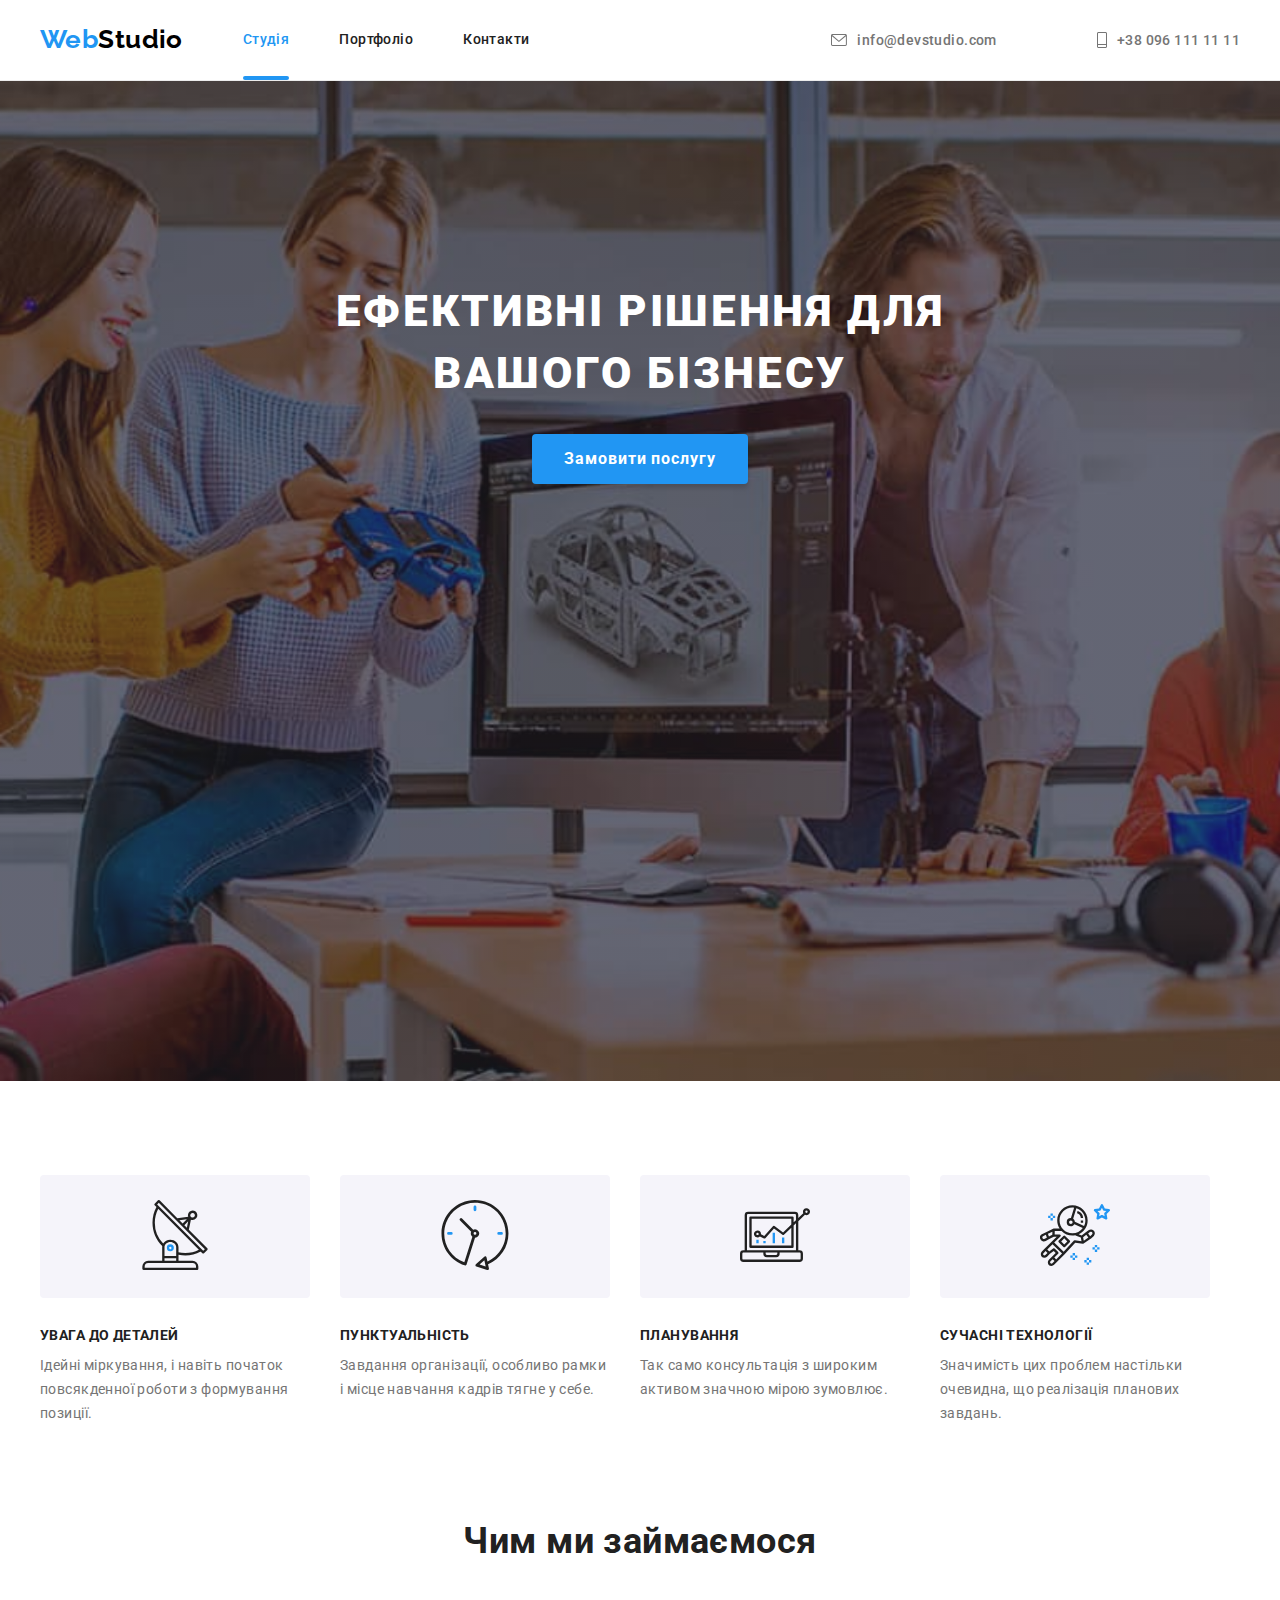
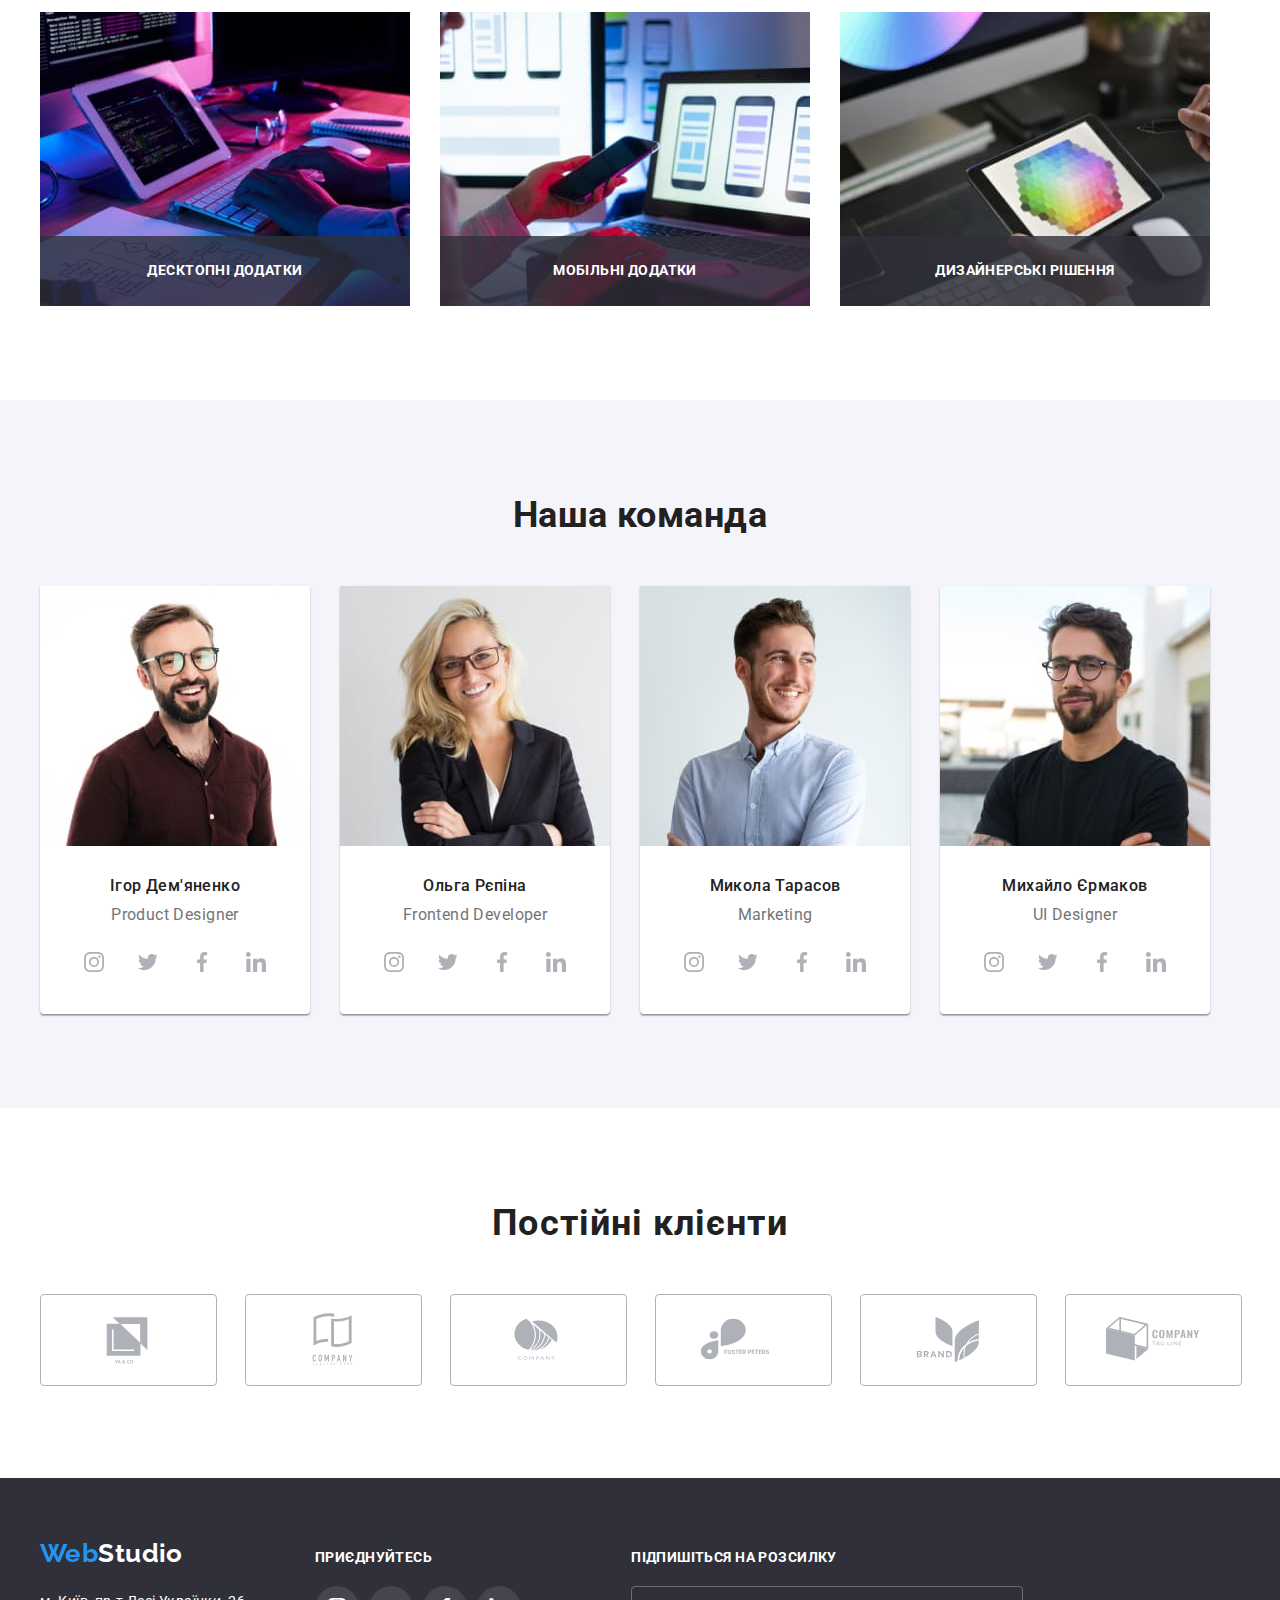
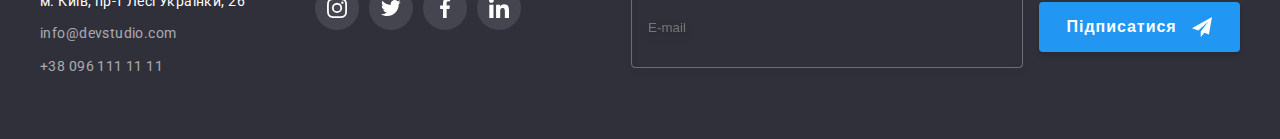
<file: index.html>
<!DOCTYPE html>
<html lang="uk">
  <head>
    <meta charset="UTF-8" />
    <meta http-equiv="X-UA-Compatible" content="IE=edge" />
    <meta name="viewport" content="width=device-width, initial-scale=1.0" />
    <title>WebStudio</title>
    <link rel="preconnect" href="https://fonts.googleapis.com" />
    <link rel="preconnect" href="https://fonts.gstatic.com" crossorigin />
    <link
      href="https://fonts.googleapis.com/css2?family=Raleway:wght@700&family=Roboto:wght@400;500;700;900&display=swap"
      rel="stylesheet"
    />
    <link
      rel="stylesheet"
      href="https://cdnjs.cloudflare.com/ajax/libs/modern-normalize/1.1.0/modern-normalize.min.css"
      integrity="sha512-wpPYUAdjBVSE4KJnH1VR1HeZfpl1ub8YT/NKx4PuQ5NmX2tKuGu6U/JRp5y+Y8XG2tV+wKQpNHVUX03MfMFn9Q=="
      crossorigin="anonymous"
      referrerpolicy="no-referrer"
    />
    <link rel="stylesheet" href="./css/styles.css" />
  </head>

  <body>
    <header class="header">
      <div class="container main-nav">
        <nav class="nav">
          <a class="logo" lang="en" href="./index.html"><span class="accent">Web</span>Studio</a>
          <ul class="nav-list list">
            <li class="item"><a class="link current" href="./index.html">Студія</a></li>
            <li class="item"><a class="link" href="./portfolio.html">Портфоліо</a></li>
            <li class="item"><a class="link" href="#">Контакти</a></li>
          </ul>
        </nav>
        <ul class="contact list">
          <li class="item">
            <a class="mail link" href="mailto:info@devstudio.com">
              <svg class="icon" width="16" height="12">
                <use href="./images/icons.svg#icon-mail"></use>
              </svg>
              info@devstudio.com</a
            >
          </li>
          <li class="item">
            <a class="phone link" href="tel:+380961111111">
              <svg class="icon" width="10" height="16">
                <use href="./images/icons.svg#icon-phone"></use>
              </svg>
              +38 096 111 11 11</a
            >
          </li>
        </ul>
      </div>
    </header>

    <main>
      <section class="hero">
        <div class="background">
          <h1 class="hero-title">Ефективні рішення для вашого бізнесу</h1>
          <button class="button" type="button" data-modal-open>Замовити послугу</button>
        </div>
      </section>

      <section class="section features">
        <div class="container">
          <h2 class="visually-hidden">Особливості</h2>
          <ul class="list">
            <li class="item">
              <div class="icon-bg">
                <svg class="icon" width="70" height="70">
                  <use href="./images/icons.svg#icon-antenna"></use>
                </svg>
              </div>
              <h3 class="subtitle">Увага до деталей</h3>
              <p class="text">
                Ідейні міркування, і навіть початок повсякденної роботи з формування позиції.
              </p>
            </li>
            <li class="item">
              <div class="icon-bg">
                <svg class="icon" width="70" height="70">
                  <use href="./images/icons.svg#icon-clock"></use>
                </svg>
              </div>
              <h3 class="subtitle">Пунктуальність</h3>
              <p class="text">
                Завдання організації, особливо рамки і місце навчання кадрів тягне у себе.
              </p>
            </li>
            <li class="item">
              <div class="icon-bg">
                <svg class="icon" width="70" height="70">
                  <use href="./images/icons.svg#icon-diagram"></use>
                </svg>
              </div>
              <h3 class="subtitle">Планування</h3>
              <p class="text">Так само консультація з широким активом значною мірою зумовлює.</p>
            </li>
            <li class="item">
              <div class="icon-bg">
                <svg class="icon" width="70" height="70">
                  <use href="./images/icons.svg#icon-astronaut"></use>
                </svg>
              </div>
              <h3 class="subtitle">Сучасні технології</h3>
              <p class="text">
                Значимість цих проблем настільки очевидна, що реалізація планових завдань.
              </p>
            </li>
          </ul>
        </div>
      </section>

      <section class="section occupation">
        <div class="container">
          <h2 class="title">Чим ми займаємося</h2>
          <ul class="list">
            <li class="item">
              <div class="occupation-thumb">
                <img
                  class="image"
                  src="./images/what-are-we-doing1.jpg"
                  alt="Пишемо код"
                  width="370"
                />

                <p class="occupation-label">Десктопні додатки</p>
              </div>
            </li>
            <li class="item">
              <div class="occupation-thumb">
                <img
                  class="image"
                  src="./images/what-are-we-doing2.jpg"
                  alt="Розробляємо дизайн"
                  width="370"
                />

                <p class="occupation-label">Мобільні додатки</p>
              </div>
            </li>
            <li class="item">
              <div class="occupation-thumb">
                <img
                  class="image"
                  src="./images/what-are-we-doing3.jpg"
                  alt="Вибираємо кольорову гамму"
                  width="370"
                />

                <p class="occupation-label">Дизайнерські рішення</p>
              </div>
            </li>
          </ul>
        </div>
      </section>

      <section class="section team">
        <div class="container">
          <h2 class="title">Наша команда</h2>
          <ul class="list">
            <li class="item">
              <img class="image" src="./images/team-card1.jpg" alt="Член команди" width="270" />
              <h3 class="subtitle">Ігор Дем'яненко</h3>
              <p class="text" lang="en">Product Designer</p>
              <ul class="socials list">
                <li class="socials-item">
                  <a class="socials-link" href="#">
                    <svg class="icon" width="20" height="20">
                      <use href="./images/icons.svg#icon-instagram"></use>
                    </svg>
                  </a>
                </li>
                <li class="socials-item">
                  <a class="socials-link" href="#">
                    <svg class="icon" width="20" height="20">
                      <use href="./images/icons.svg#icon-twiter"></use>
                    </svg>
                  </a>
                </li>
                <li class="socials-item">
                  <a class="socials-link" href="#">
                    <svg class="icon" width="20" height="20">
                      <use href="./images/icons.svg#icon-facebook"></use>
                    </svg>
                  </a>
                </li>
                <li class="socials-item">
                  <a class="socials-link" href="#">
                    <svg class="icon" width="20" height="20">
                      <use href="./images/icons.svg#icon-linkedin"></use>
                    </svg>
                  </a>
                </li>
              </ul>
            </li>
            <li class="item">
              <img class="image" src="./images/team-card2.jpg" alt="Член команди" width="270" />
              <h3 class="subtitle">Ольга Рєпіна</h3>
              <p class="text" lang="en">Frontend Developer</p>
              <ul class="socials list">
                <li class="socials-item">
                  <a class="socials-link" href="#">
                    <svg class="icon" width="20" height="20">
                      <use href="./images/icons.svg#icon-instagram"></use>
                    </svg>
                  </a>
                </li>
                <li class="socials-item">
                  <a class="socials-link" href="#">
                    <svg class="icon" width="20" height="20">
                      <use href="./images/icons.svg#icon-twiter"></use>
                    </svg>
                  </a>
                </li>
                <li class="socials-item">
                  <a class="socials-link" href="#">
                    <svg class="icon" width="20" height="20">
                      <use href="./images/icons.svg#icon-facebook"></use>
                    </svg>
                  </a>
                </li>
                <li class="socials-item">
                  <a class="socials-link" href="#">
                    <svg class="icon" width="20" height="20">
                      <use href="./images/icons.svg#icon-linkedin"></use>
                    </svg>
                  </a>
                </li>
              </ul>
            </li>
            <li class="item">
              <img class="image" src="./images/team-card3.jpg" alt="Член команди" width="270" />
              <h3 class="subtitle">Микола Тарасов</h3>
              <p class="text" lang="en">Marketing</p>
              <ul class="socials list">
                <li class="socials-item">
                  <a class="socials-link" href="#">
                    <svg class="icon" width="20" height="20">
                      <use href="./images/icons.svg#icon-instagram"></use>
                    </svg>
                  </a>
                </li>
                <li class="socials-item">
                  <a class="socials-link" href="#">
                    <svg class="icon" width="20" height="20">
                      <use href="./images/icons.svg#icon-twiter"></use>
                    </svg>
                  </a>
                </li>
                <li class="socials-item">
                  <a class="socials-link" href="#">
                    <svg class="icon" width="20" height="20">
                      <use href="./images/icons.svg#icon-facebook"></use>
                    </svg>
                  </a>
                </li>
                <li class="socials-item">
                  <a class="socials-link" href="#">
                    <svg class="icon" width="20" height="20">
                      <use href="./images/icons.svg#icon-linkedin"></use>
                    </svg>
                  </a>
                </li>
              </ul>
            </li>
            <li class="item">
              <img class="image" src="./images/team-card4.jpg" alt="Член команди" width="270" />
              <h3 class="subtitle">Михайло Єрмаков</h3>
              <p class="text" lang="en">UI Designer</p>
              <ul class="socials list">
                <li class="socials-item">
                  <a class="socials-link" href="#">
                    <svg class="icon" width="20" height="20">
                      <use href="./images/icons.svg#icon-instagram"></use>
                    </svg>
                  </a>
                </li>
                <li class="socials-item">
                  <a class="socials-link" href="#">
                    <svg class="icon" width="20" height="20">
                      <use href="./images/icons.svg#icon-twiter"></use>
                    </svg>
                  </a>
                </li>
                <li class="socials-item">
                  <a class="socials-link" href="#">
                    <svg class="icon" width="20" height="20">
                      <use href="./images/icons.svg#icon-facebook"></use>
                    </svg>
                  </a>
                </li>
                <li class="socials-item">
                  <a class="socials-link" href="#">
                    <svg class="icon" width="20" height="20">
                      <use href="./images/icons.svg#icon-linkedin"></use>
                    </svg>
                  </a>
                </li>
              </ul>
            </li>
          </ul>
        </div>
      </section>

      <section class="section client">
        <div class="container">
          <h2 class="client-title">Постійні клієнти</h2>
          <ul class="client-list list">
            <li class="item">
              <a class="link" href="#">
                <svg class="icon" width="106" height="60">
                  <use href="./images/icons.svg#icon-ya-and-co"></use>
                </svg>
              </a>
            </li>
            <li class="item">
              <a class="link" href="#">
                <svg class="icon" width="106" height="60">
                  <use href="./images/icons.svg#icon-company-1"></use>
                </svg>
              </a>
            </li>
            <li class="item">
              <a class="link" href="#">
                <svg class="icon" width="106" height="60">
                  <use href="./images/icons.svg#icon-company-2"></use>
                </svg>
              </a>
            </li>
            <li class="item">
              <a class="link" href="#">
                <svg class="icon" width="106" height="60">
                  <use href="./images/icons.svg#icon-foster-peters"></use>
                </svg>
              </a>
            </li>
            <li class="item">
              <a class="link" href="#">
                <svg class="icon" width="106" height="60">
                  <use href="./images/icons.svg#icon-brand"></use>
                </svg>
              </a>
            </li>
            <li class="item">
              <a class="link" href="#">
                <svg class="icon" width="106" height="60">
                  <use href="./images/icons.svg#icon-company-3"></use>
                </svg>
              </a>
            </li>
          </ul>
        </div>
      </section>
    </main>

    <footer class="footer">
      <div class="container footer-inner">
        <div class="footer-left">
          <a class="logo" lang="en" href="./index.html"><span class="accent">Web</span>Studio</a>
          <address>
            <ul class="list">
              <li class="item">
                <a
                  class="location link"
                  href="https://goo.gl/maps/CPtrU1FHBa2aNyZL9"
                  target="_blank"
                  rel="noopener noreferrer nofollow"
                  >м. Київ, пр-т Лесі Українки, 26</a
                >
              </li>
              <li class="item">
                <a class="communication link" href="mailto:info@devstudio.com"
                  >info@devstudio.com</a
                >
              </li>
              <li class="item">
                <a class="communication link" href="tel:+380961111111">+38 096 111 11 11</a>
              </li>
            </ul>
          </address>
        </div>
        <div class="footer-middle">
          <b class="appeal">Приєднуйтесь</b>
          <ul class="footer-socials list">
            <li class="socials-item">
              <a class="socials-link" href="#">
                <svg class="icon" width="20" height="20">
                  <use href="./images/icons.svg#icon-instagram"></use>
                </svg>
              </a>
            </li>
            <li class="socials-item">
              <a class="socials-link" href="#">
                <svg class="icon" width="20" height="20">
                  <use href="./images/icons.svg#icon-twiter"></use>
                </svg>
              </a>
            </li>
            <li class="socials-item">
              <a class="socials-link" href="#">
                <svg class="icon" width="20" height="20">
                  <use href="./images/icons.svg#icon-facebook"></use>
                </svg>
              </a>
            </li>
            <li class="socials-item">
              <a class="socials-link" href="#">
                <svg class="icon" width="20" height="20">
                  <use href="./images/icons.svg#icon-linkedin"></use>
                </svg>
              </a>
            </li>
          </ul>
        </div>
        <div class="footer-right">
          <b class="appeal">Підпишіться на розсилку</b>

          <form name="signup_form" autocomplete="on">
            <label for="user_email">
              <input class="input" type="email" name="email" placeholder="E-mail" />
            </label>
            <button class="button" type="submit">
              Підписатися
              <svg class="icon" width="20" height="20">
                <use href="./images/icons.svg#icon-telegram"></use>
              </svg>
            </button>
          </form>
        </div>
      </div>
    </footer>

    <div class="backdrop is-hidden" data-modal>
      <div class="modal">
        <button class="close" type="button" data-modal-close>
          <svg class="icon" width="11" height="11">
            <use href="./images/icons.svg#icon-close"></use>
          </svg>
        </button>

        <form class="form" autocomplete="on">
          <div class="form-group">
            <p class="form-title">Залиште свої дані, ми вам передзвонимо</p>
            <label class="form-field"
              >Ім'я
              <input class="input" type="text" name="name" />
              <svg class="icon" width="18" height="18">
                <use href="./images/icons.svg#icon-person"></use>
              </svg>
            </label>

            <label class="form-field"
              >Телефон
              <input class="input" type="tel" name="phone" />
              <svg class="icon" width="18" height="18">
                <use href="./images/icons.svg#icon-phone-black"></use>
              </svg>
            </label>

            <label class="form-field"
              >Пошта
              <input class="input" type="email" name="email" />
              <svg class="icon" width="18" height="18">
                <use href="./images/icons.svg#icon-email-black"></use>
              </svg>
            </label>

            <label class="form-field"
              >Коментар
              <textarea
                class="modal-textaria input"
                name="comment"
                placeholder="Введіть текст"
              ></textarea>
            </label>

            <label class="form-field-policy">
              <input
                class="check"
                type="checkbox"
                name="Terms of the contract"
                value="Terms of the contract"
              />
              <svg class="icon" width="15" height="15">
                <use href="./images/icons.svg#icon-check"></use>
              </svg>
              Погоджуюся з розсилкою та приймаю<a class="link-policy" href="#">Умови договору </a>
            </label>
          </div>
          <button class="modal-btn" type="submit">Відправити</button>
        </form>
      </div>
    </div>
    <script src="./js/modal.js"></script>
  </body>
</html>
</file>
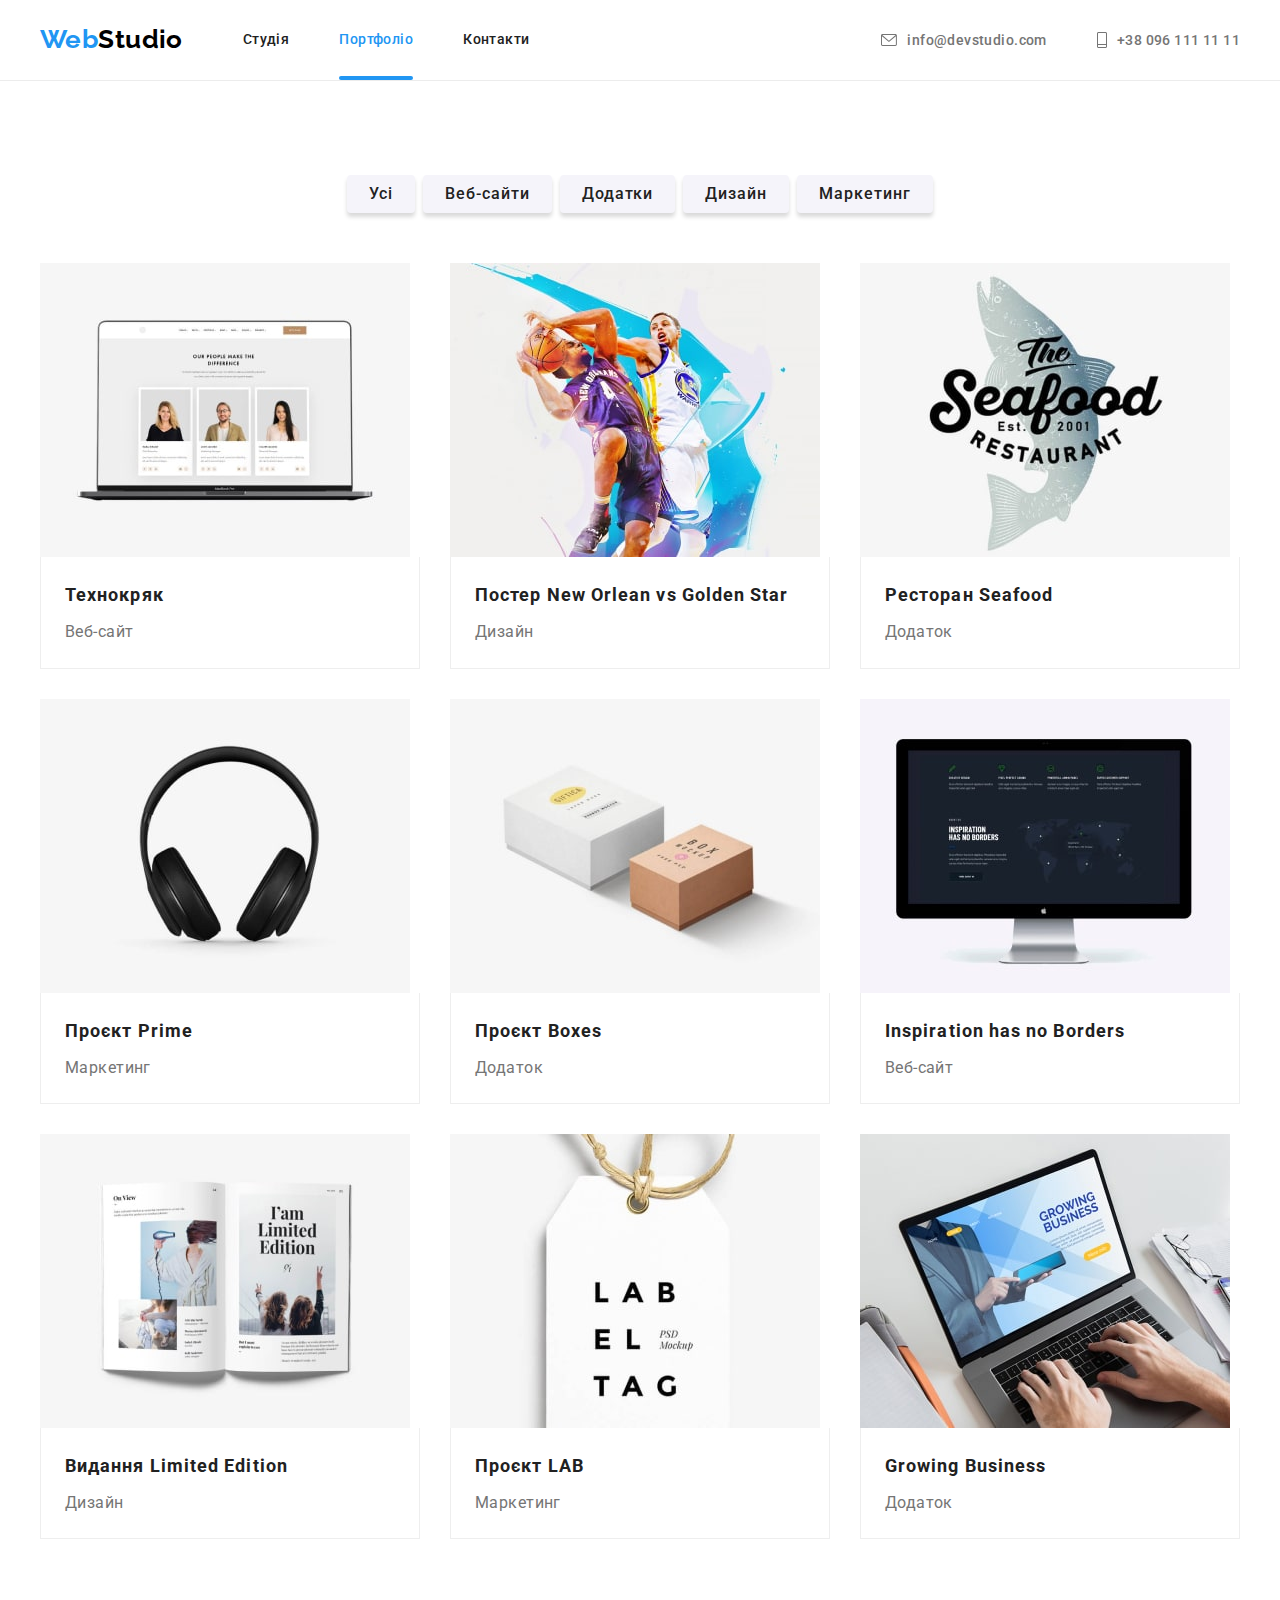
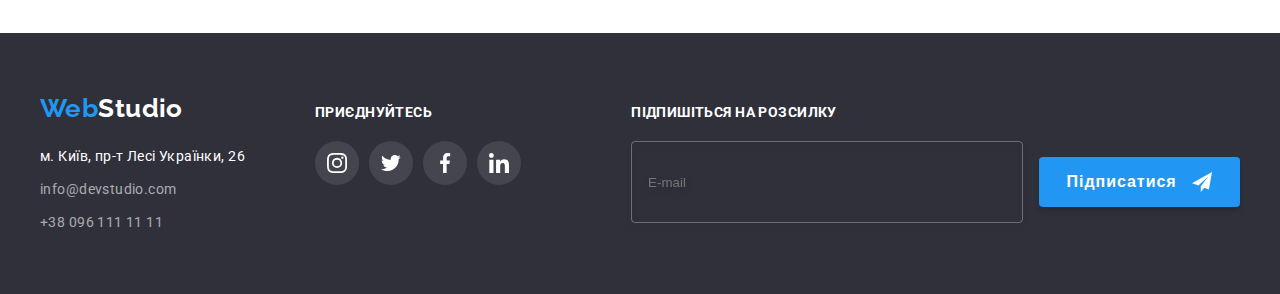
<file: portfolio.html>
<!DOCTYPE html>
<html lang="uk">
  <head>
    <meta charset="UTF-8" />
    <meta http-equiv="X-UA-Compatible" content="IE=edge" />
    <meta name="viewport" content="width=device-width, initial-scale=1.0" />
    <title>WebStudio</title>
    <link rel="preconnect" href="https://fonts.googleapis.com" />
    <link rel="preconnect" href="https://fonts.gstatic.com" crossorigin />
    <link
      href="https://fonts.googleapis.com/css2?family=Raleway:wght@700&family=Roboto:wght@400;500;700;900&display=swap"
      rel="stylesheet"
    />
    <link
      rel="stylesheet"
      href="https://cdnjs.cloudflare.com/ajax/libs/modern-normalize/1.1.0/modern-normalize.min.css"
      integrity="sha512-wpPYUAdjBVSE4KJnH1VR1HeZfpl1ub8YT/NKx4PuQ5NmX2tKuGu6U/JRp5y+Y8XG2tV+wKQpNHVUX03MfMFn9Q=="
      crossorigin="anonymous"
      referrerpolicy="no-referrer"
    />
    <link rel="stylesheet" href="./css/styles.css" />
  </head>

  <body>
    <header class="header">
      <div class="container main-nav">
        <nav class="nav">
          <a class="logo" lang="en" href="./index.html"><span class="accent">Web</span>Studio</a>
          <ul class="nav-list list">
            <li class="item"><a class="link" href="./index.html">Студія</a></li>
            <li class="item"><a class="link current" href="./portfolio.html">Портфоліо</a></li>
            <li class="item"><a class="link" href="#">Контакти</a></li>
          </ul>
        </nav>
        <ul class="contact list">
          <li>
            <a class="mail link" href="mailto:info@devstudio.com">
              <svg class="icon" width="16" height="12">
                <use href="./images/icons.svg#icon-mail"></use>
              </svg>
              info@devstudio.com</a
            >
          </li>
          <li>
            <a class="phone link" href="tel:+380961111111">
              <svg class="icon" width="10" height="16">
                <use href="./images/icons.svg#icon-phone"></use>
              </svg>
              +38 096 111 11 11</a
            >
          </li>
        </ul>
      </div>
    </header>

    <main>
      <section class="section project">
        <div class="container">
          <h1 class="visually-hidden">Наші проекти</h1>
          <ul class="list filter">
            <li class="item"><button class="button" type="button">Усі</button></li>
            <li class="item"><button class="button" type="button">Веб-сайти</button></li>
            <li class="item"><button class="button" type="button">Додатки</button></li>
            <li class="item"><button class="button" type="button">Дизайн</button></li>
            <li class="item"><button class="button" type="button">Маркетинг</button></li>
          </ul>

          <ul class="examples list">
            <li class="item-card">
              <a class="link" href="#">
                <div class="thumb">
                  <img class="image" src="./images/project1-site.jpg" alt="Веб-сайт на ноутбуці" />
                  <div class="overlay">
                    <p class="about">
                      Ресурс пропонує комплексні пропозиції з різним рівнем функціоналу та сервісів.
                      Все це дозволить відвідувачу отримати вичерпні відомості про компанію чи
                      приватну особу.
                    </p>
                  </div>
                </div>
                <div class="descr">
                  <h2 class="subtitle">Технокряк</h2>
                  <p class="text">Веб-сайт</p>
                </div>
              </a>
            </li>
            <li class="item-card">
              <a class="link" href="#">
                <div class="thumb">
                  <img
                    class="image"
                    src="./images/project2-design.jpg"
                    alt="Два баскетболісти"
                    width="370"
                  />
                  <div class="overlay">
                    <p class="about">
                      Ресурс пропонує комплексні пропозиції з різним рівнем функціоналу та сервісів.
                      Все це дозволить відвідувачу отримати вичерпні відомості про компанію чи
                      приватну особу.
                    </p>
                  </div>
                </div>
                <div class="descr">
                  <h2 class="subtitle">Постер New Orlean vs Golden Star</h2>
                  <p class="text">Дизайн</p>
                </div>
              </a>
            </li>
            <li class="item-card">
              <a class="link" href="#">
                <div class="thumb">
                  <img
                    class="image"
                    src="./images/project3-app.jpg"
                    alt="Логотип ресторану морська їжа"
                    width="370"
                  />
                  <div class="overlay">
                    <p class="about">
                      Ресурс пропонує комплексні пропозиції з різним рівнем функціоналу та сервісів.
                      Все це дозволить відвідувачу отримати вичерпні відомості про компанію чи
                      приватну особу.
                    </p>
                  </div>
                </div>
                <div class="descr">
                  <h2 class="subtitle">Ресторан Seafood</h2>
                  <p class="text">Додаток</p>
                </div>
              </a>
            </li>
            <li class="item-card">
              <a class="link" href="#">
                <div class="thumb">
                  <img
                    class="image"
                    src="./images/project4-marketing.jpg"
                    alt="чорні повнорозмірні навушники"
                    width="370"
                  />
                  <div class="overlay">
                    <p class="about">
                      Ресурс пропонує комплексні пропозиції з різним рівнем функціоналу та сервісів.
                      Все це дозволить відвідувачу отримати вичерпні відомості про компанію чи
                      приватну особу.
                    </p>
                  </div>
                </div>
                <div class="descr">
                  <h2 class="subtitle">Проєкт Prime</h2>
                  <p class="text">Маркетинг</p>
                </div>
              </a>
            </li>
            <li class="item-card">
              <a class="link" href="#">
                <div class="thumb">
                  <img
                    class="image"
                    src="./images/project5-app.jpg"
                    alt="Дві коробки, біла та коричнева"
                    width="370"
                  />
                  <div class="overlay">
                    <p class="about">
                      Ресурс пропонує комплексні пропозиції з різним рівнем функціоналу та сервісів.
                      Все це дозволить відвідувачу отримати вичерпні відомості про компанію чи
                      приватну особу.
                    </p>
                  </div>
                </div>
                <div class="descr">
                  <h2 class="subtitle">Проєкт Boxes</h2>
                  <p class="text">Додаток</p>
                </div>
              </a>
            </li>
            <li class="item-card">
              <a class="link" href="#">
                <div class="thumb">
                  <img
                    class="image"
                    src="./images/project6-site.jpg"
                    alt=" Компьюторний монітор"
                    width="370"
                  />
                  <div class="overlay">
                    <p class="about">
                      Ресурс пропонує комплексні пропозиції з різним рівнем функціоналу та сервісів.
                      Все це дозволить відвідувачу отримати вичерпні відомості про компанію чи
                      приватну особу.
                    </p>
                  </div>
                </div>
                <div class="descr">
                  <h2 class="subtitle">Inspiration has no Borders</h2>
                  <p class="text">Веб-сайт</p>
                </div>
              </a>
            </li>
            <li class="item-card">
              <a class="link" href="#">
                <div class="thumb">
                  <img
                    class="image"
                    src="./images/project7-design.jpg"
                    alt="Відкритий журнал"
                    width="370"
                  />
                  <div class="overlay">
                    <p class="about">
                      Ресурс пропонує комплексні пропозиції з різним рівнем функціоналу та сервісів.
                      Все це дозволить відвідувачу отримати вичерпні відомості про компанію чи
                      приватну особу.
                    </p>
                  </div>
                </div>
                <div class="descr">
                  <h2 class="subtitle">Видання Limited Edition</h2>
                  <p class="text">Дизайн</p>
                </div>
              </a>
            </li>
            <li class="item-card">
              <a class="link" href="#">
                <div class="thumb">
                  <img
                    class="image"
                    src="./images/project8-marketing.jpg"
                    alt="Стилізана бирка для одягу"
                    width="370"
                  />
                  <div class="overlay">
                    <p class="about">
                      Ресурс пропонує комплексні пропозиції з різним рівнем функціоналу та сервісів.
                      Все це дозволить відвідувачу отримати вичерпні відомості про компанію чи
                      приватну особу.
                    </p>
                  </div>
                </div>
                <div class="descr">
                  <h2 class="subtitle">Проєкт LAB</h2>
                  <p class="text">Маркетинг</p>
                </div>
              </a>
            </li>
            <li class="item-card">
              <a class="link" href="#">
                <div class="thumb">
                  <img
                    class="image"
                    src="./images/project9-app.jpg"
                    alt="Фото двох кисть руки працюючих за ноубуком"
                    width="370"
                  />
                  <div class="overlay">
                    <p class="about">
                      Ресурс пропонує комплексні пропозиції з різним рівнем функціоналу та сервісів.
                      Все це дозволить відвідувачу отримати вичерпні відомості про компанію чи
                      приватну особу.
                    </p>
                  </div>
                </div>
                <div class="descr">
                  <h2 class="subtitle">Growing Business</h2>
                  <p class="text">Додаток</p>
                </div>
              </a>
            </li>
          </ul>
        </div>
      </section>
    </main>

    <footer class="footer">
      <div class="container footer-inner">
        <div class="footer-left">
          <a class="logo" lang="en" href="./index.html"><span class="accent">Web</span>Studio</a>
          <address>
            <ul class="list">
              <li class="item">
                <a
                  class="location link"
                  href="https://goo.gl/maps/CPtrU1FHBa2aNyZL9"
                  target="_blank"
                  rel="noopener noreferrer nofollow"
                  >м. Київ, пр-т Лесі Українки, 26</a
                >
              </li>
              <li class="item">
                <a class="communication link" href="mailto:info@devstudio.com"
                  >info@devstudio.com</a
                >
              </li>
              <li class="item">
                <a class="communication link" href="tel:+380961111111">+38 096 111 11 11</a>
              </li>
            </ul>
          </address>
        </div>
        <div class="footer-middle">
          <b class="appeal">Приєднуйтесь</b>
          <ul class="footer-socials list">
            <li class="socials-item">
              <a class="socials-link" href="#">
                <svg class="icon" width="20" height="20">
                  <use href="./images/icons.svg#icon-instagram"></use>
                </svg>
              </a>
            </li>
            <li class="socials-item">
              <a class="socials-link" href="#">
                <svg class="icon" width="20" height="20">
                  <use href="./images/icons.svg#icon-twiter"></use>
                </svg>
              </a>
            </li>
            <li class="socials-item">
              <a class="socials-link" href="#">
                <svg class="icon" width="20" height="20">
                  <use href="./images/icons.svg#icon-facebook"></use>
                </svg>
              </a>
            </li>
            <li class="socials-item">
              <a class="socials-link" href="#">
                <svg class="icon" width="20" height="20">
                  <use href="./images/icons.svg#icon-linkedin"></use>
                </svg>
              </a>
            </li>
          </ul>
        </div>
        <div class="footer-right">
          <b class="appeal">Підпишіться на розсилку</b>

          <form name="signup_form" autocomplete="on">
            <label for="user_email">
              <input class="input" type="email" name="email" placeholder="E-mail" />
            </label>
            <button class="button" type="submit">
              Підписатися
              <svg class="icon" width="20" height="20">
                <use href="./images/icons.svg#icon-telegram"></use>
              </svg>
            </button>
          </form>
        </div>
      </div>
    </footer>
    <script src="./js/modal.js"></script>
  </body>
</html>
</file>
<file: css/styles.css>
:root {
    --primary-text-color: #757575;
    --title-text-color: #212121;
    --accent-color: #2196f3;
    --hero-btn-active: #188CE8;
    --secondary-bg-color: #2f303a;
    --primary-color: #ffffff;
    --logo-header-color: #000000;
    --portfolio-bg-btn-color: #F5F4FA;
    --examples-border: #eeeeee;
    --header-border-color: #ececec;
    --socials-bg: #AFB1B8;
    --footer-communication-color: rgba(255, 255, 255, .6);
    --timing-function: 250ms cubic-bezier(0.4, 0, 0.2, 1);
}

body {
    margin: 0;

    font-family: 'Roboto', sans-serif;
    font-size: 14px;
    color: var(--primary-text-color);
    letter-spacing: 0.03em;
    background-color: var(--primary-color);
}

h1,
h2,
h3,
p {
    margin-top: 0;
    margin-bottom: 0;
}

address {
    font-style: normal;
}

button {
    cursor: pointer;
}

.section {
    padding-top: 94px;
    padding-bottom: 94px;
}

.list {
    margin: 0;
    padding-left: 0;
    list-style: none;
}

.title {
    text-align: center;
    color: var(--title-text-color);
}

.link {
    text-decoration: none;
}

.image {
    display: block;
    max-width: 100%;
    height: auto;
}

.container {
    max-width: 1200px;
    margin: 0 auto;
    padding: 0 15px;
}

.features .item:not(:last-child),
.occupation .item:not(:last-child),
.team .item:not(:last-child) {
    margin-right: 30px;
}

/* ----------HEADER----------- */

.header {
    border-bottom: 1px solid var(--header-border-color);
}

.header .main-nav {
    display: flex;
    align-items: center;
}

.header .nav {
    display: flex;
    align-items: center;
}

.logo {
    text-decoration: none;
    font-family: 'Raleway', sans-serif;
    font-weight: 700;
    font-size: 26px;
    line-height: 1.2;
}

.header .logo {
    padding-top: 24px;
    padding-bottom: 25px;
    margin-right: 60px;

    color: var(--logo-header-color);
}


.accent {
    color: var(--accent-color);
}

.header .nav-list {
    display: flex;
}

.header .item:not(:first-child) {
    padding-left: 50px;
}

.nav-list .link {
    display: block;
    padding: 32px 0;

    line-height: 1.14;
    font-weight: 500;
    color: var(--title-text-color);
    transition: color var(--timing-function);
}

.nav-list .link:hover,
.nav-list .link:focus {
    color: var(--accent-color);
}

.link.current {
    position: relative;
    color: var(--accent-color);
}

.link.current::after {
    position: absolute;
    left: 0;
    bottom: 0;
    content: '';
    width: 100%;
    height: 4px;
    background-color: var(--accent-color);
    border-radius: 2px;
}

.contact.list {
    display: flex;
    margin-left: auto;
    align-items: center;

}

.contact .mail {
    margin-right: 50px;
}

.mail>.icon,
.phone>.icon {
    margin-right: 10px;
    fill: currentColor;
}

.contact .link {
    display: flex;
    align-items: center;
    padding: 32px 0;

    font-weight: 500;
    color: var(--primary-text-color);
    text-decoration: none;
    transition: color var(--timing-function);
}

.contact .link:hover,
.contact .link:focus {
    color: var(--accent-color);

}

/* -----------HERO----------- */

.background {
    text-align: center;
    margin: 0 auto;
    padding-top: 200px;
    padding-bottom: 200px;
    max-width: 1600px;
    height: 600px;
    background-color: var(--secondary-bg-color);
    background-image: linear-gradient(rgba(47, 48, 58, 0.4), rgba(47, 48, 58, 0.4)), url("../images/hero-img.jpg");
    background-repeat: no-repeat;
    background-position: center;
    background-size: cover;
}

.hero-title {
    margin: 0 auto;
    margin-bottom: 30px;
    max-width: 698px;
    font-weight: 900;
    font-size: 44px;
    line-height: 1.4;

    letter-spacing: 0.06em;
    text-transform: uppercase;
    color: var(--primary-color);
}

.hero .button {
    display: inline-block;
    padding: 10px 32px;
    min-width: 216px;
    text-align: center;
    font-family: inherit;
    font-size: 16px;
    color: var(--primary-color);
    background-color: var(--accent-color);
    border-radius: 4px;
    border: none;
    transition: background-color var(--timing-function), box-shadow var(--timing-function);
}

.button:hover,
.button:focus {
    background-color: var(--hero-btn-active);
    box-shadow: 0px 4px 4px rgba(0, 0, 0, 0.15);

}

/* -------------FEATURES------------- */

.visually-hidden {
    position: absolute;
    white-space: nowrap;
    width: 1px;
    height: 1px;
    overflow: hidden;
    border: 0;
    padding: 0;
    clip: rect(0 0 0 0);
    clip-path: inset(50%);
    margin: -1px;
}


.features .list {
    display: flex;
}

.features .item {
    width: 270px;
}

.features .icon-bg {
    margin-bottom: 30px;
    padding: 25px 100px;
    background-color: var(--portfolio-bg-btn-color);
    border-radius: 4px;
}

.subtitle {
    color: var(--title-text-color);
}

.features .subtitle {
    margin-bottom: 10px;

    font-size: 14px;
    font-weight: 700;
    line-height: 1.14;
    text-transform: uppercase;
}

.features .text {
    line-height: 1.71;
}

/* -------OCCUPATION---------------- */
.section.occupation {
    padding-top: 0;
}

.occupation .title {
    margin-bottom: 50px;

    font-weight: 700;
    font-size: 36px;
    line-height: 1.17;
}

.occupation .list {
    display: flex;
}

.occupation-thumb {
    position: relative;
    display: flex;
    justify-content: center;
}

.occupation-label {
    width: 100%;
    position: absolute;
    bottom: 0;
    padding-top: 27px;
    padding-bottom: 27px;
    text-align: center;
    font-weight: 700;
    font-size: 14px;
    line-height: 1.14;
    text-transform: uppercase;
    color: var(--primary-color);
    background-color: rgba(47, 48, 58, 0.8);

}


/* -----------TEAM----------------- */
.section.team {
    background-color: var(--portfolio-bg-btn-color);
}

.team .list {
    display: flex;
}

.team .image {
    margin-bottom: 30px;
}

.team .item {
    box-shadow: 0px 1px 3px rgba(0, 0, 0, 0.12), 0px 1px 1px rgba(0, 0, 0, 0.14), 0px 2px 1px rgba(0, 0, 0, 0.2);
    border-radius: 0px 0px 4px 4px;
    background-color: var(--primary-color);
}


.team .title {
    margin-bottom: 50px;

    font-size: 36px;
    font-weight: 700;
    line-height: 1.17;
    text-align: center;
    color: var(--title-text-color);
}

.team .subtitle {
    margin-bottom: 10px;

    font-weight: 500;
    font-size: 16px;
    line-height: 1.19;
    text-align: center;
}

.team .text {
    margin-bottom: 16px;

    font-size: 16px;
    line-height: 1.19;
    text-align: center;
}

.socials.list {
    padding-bottom: 30px;
    justify-content: center;
    gap: 10px;
}

.socials-item {
    width: 44px;
    height: 44px;
}

.socials-link {
    display: flex;
    justify-content: center;
    align-items: center;
    width: 100%;
    height: 100%;
    border-radius: 50%;
    transition: background-color var(--timing-function);
}

.socials-link:hover,
.socials-link:focus {
    background-color: var(--accent-color)
}

.socials .icon {
    fill: var(--socials-bg);
    transition: fill var(--timing-function);
}

.socials-link:hover .icon,
.socials-link:focus .icon {
    fill: var(--primary-color);
}

/* --------------CLIENTS------------------ */
.client-title {
    display: block;
    margin-bottom: 50px;
    font-weight: 700;
    font-size: 36px;
    line-height: 1.17;
    text-align: center;
    letter-spacing: 0.03em;

    color: var(--title-text-color)
}

.client-list {
    display: flex;
    gap: 30px;
}

.client .item {
    width: calc((100% - 150px) / 6);
    height: 90px;
}

.client .link {
    display: flex;
    width: 100%;
    height: 100%;
    align-items: center;
    justify-content: center;
    color: var(--socials-bg);
    border: 1px solid var(--socials-bg);
    border-radius: 4px;
    transition: color var(--timing-function),
        border var(--timing-function);
}

.client .link:hover,
.client .link:focus {
    color: var(--accent-color);
    border: 1px solid var(--accent-color);
}

.client .icon {
    display: block;
    fill: currentColor;
}

/* -----------FOOTER-------------- */
.footer {
    padding-top: 60px;
    padding-bottom: 60px;

    background-color: var(--secondary-bg-color);
}

.footer-inner {
    display: flex;
    align-items: baseline;
}

.footer .footer-left {
    margin-right: 70px;
}

.footer .logo {
    display: inline-block;
    margin-bottom: 20px;

    color: var(--primary-color);
}

.footer .link {
    transition: color var(--timing-function);
}

.footer .link:hover,
.footer .link:focus {
    color: var(--accent-color);
}

.footer .item:not(:last-child) {
    display: block;
    margin-bottom: 9px;
}

.location {
    line-height: 1.71;
    color: var(--primary-color);
}

.communication {
    line-height: 1.71;
    color: var(--footer-communication-color);
}

/* -------FOOTER-MIDDLE-------- */

.appeal {
    display: block;
    margin-bottom: 20px;
    line-height: 1.14;
    text-transform: uppercase;

    color: var(--primary-color)
}

.footer-socials {
    display: flex;
    padding-bottom: 0;
    gap: 10px;
}

.footer-socials .socials-link {
    background-color: rgba(255, 255, 255, .1);
    transition: background-color var(--timing-function);
}

.footer-socials .socials-link:hover,
.footer-socials .socials-link:focus {
    background-color: var(--accent-color);
}

.footer-socials .icon {
    fill: var(--primary-color);
}

/* ----------FOOTER-RIGHT--------------- */

.footer-right {
    margin-left: auto;
}

.footer-right .input {
    margin-right: 12px;
    padding: 15px 16px;
    width: 358px;
    height: 50px;
    background-color: transparent;
    color: var(--primary-color);
    border: 1px solid rgba(255, 255, 255, 0.3);
    filter: drop-shadow(0px 4px 4px rgba(0, 0, 0, 0.15));
    border-radius: 4px;
}

.button {
    display: inline-block;
    align-items: center;
    padding: 10px 28px;
    font-weight: 700;
    font-size: 16px;
    line-height: calc(30 / 16);
    letter-spacing: 0.06em;

    color: var(--primary-color);
    background: var(--accent-color);
    box-shadow: 0px 4px 4px rgba(0, 0, 0, 0.15);
    border-radius: 4px;
    border: none;
}

.footer-right .icon {
    margin-left: 10px;
    transform: translateY(25%);
}

/* -----------Portfolio---------- */
.project .filter {
    display: flex;
    justify-content: center;
    margin-bottom: 50px;
}

.project .item:not(:first-child) {
    margin-left: 8px;
}

.project .button {
    padding: 6px 22px;

    font-family: inherit;
    font-weight: 500;
    font-size: 16px;
    line-height: 1.63;
    text-align: center;
    color: var(--title-text-color);
    border-radius: 4px;
    border: none;
    background-color: var(--portfolio-bg-btn-color);
    transition: background-color var(--timing-function), color var(--timing-function), box-shadow var(--timing-function);
}

.project .button:hover,
.project .button:focus {
    color: var(--primary-color);
    background-color: var(--accent-color);
    box-shadow: 0px 3px 1px rgba(0, 0, 0, 0.1), 0px 1px 2px rgba(0, 0, 0, 0.08), 0px 2px 2px rgba(0, 0, 0, 0.12);
}

.project .examples {
    display: flex;
    flex-wrap: wrap;
    gap: 30px;
}

.project .item-card {
    flex-basis: calc((100% - 60px) / 3)
}

/* ----------------EXAMPLES------------------- */

.examples .link {
    transition: box-shadow var(--timing-function);
}

.examples .link:hover,
.examples .link:focus {
    display: block;
    box-shadow: 0px 1px 1px rgba(0, 0, 0, 0.12), 0px 4px 4px rgba(0, 0, 0, 0.06), 1px 4px 6px rgba(0, 0, 0, 0.16);
}

.examples .thumb {
    position: relative;
    width: 370px;
    height: 294px;
    overflow: hidden;
}


.examples .overlay {
    display: inline-block;
    position: absolute;
    top: 0;
    left: 0;
    padding: 63px 24px;
    width: 100%;
    height: 100%;
    background-color: rgba(33, 150, 243, 0.9);
    transform: translateY(101%);
    transition: transform var(--timing-function);
}

.link:hover .overlay,
.link:focus .overlay {
    transform: translateY(0);
}

.examples .about {
    font-weight: 400;
    font-size: 18px;
    line-height: 1.56;
    color: var(--primary-color);
}

.examples .descr {
    padding: 20px 24px;

    border-left: 1px solid var(--examples-border);
    border-right: 1px solid var(--examples-border);
    border-bottom: 1px solid var(--examples-border);
}


.examples .subtitle {
    margin-bottom: 4px;

    font-weight: 700;
    font-size: 18px;
    line-height: 2;
    letter-spacing: 0.06em;
}

.examples .text {

    font-size: 16px;
    line-height: 1.9;
    color: var(--primary-text-color);
}

/* -----------MODAL---------------  */

.backdrop.is-hidden {
    opacity: 0;
    pointer-events: none;
}

.backdrop {
    position: fixed;
    top: 0;
    right: 0;
    width: 100%;
    height: 100%;
    background: rgba(0, 0, 0, 0.2);
    opacity: 1;
    transition: opacity var(--timing-function);
}

.backdrop.is-hidden .modal {
    transform: scale(1.1) translate(-50%, -50%);
}

.modal {
    position: absolute;
    top: 50%;
    left: 50%;
    width: 528px;
    height: 581px;
    padding: 40px 40px;
    background: var(--primary-color);
    box-shadow: 0px 1px 3px rgba(0, 0, 0, 0.12), 0px 1px 1px rgba(0, 0, 0, 0.14), 0px 2px 1px rgba(0, 0, 0, 0.2);
    border-radius: 4px;
    transform: scale(1) translate(-50%, -50%);
    transition: transform var(--timing-function);
}

.modal .close {
    position: absolute;
    top: 8px;
    right: 8px;
    display: flex;
    justify-content: center;
    align-items: center;
    padding: 0;
    width: 30px;
    height: 30px;
    background-color: var(--primary-color);
    border: 1px solid rgba(0, 0, 0, 0.1);
    border-radius: 50%;
    transition: fill var(--timing-function);
}

.modal .close:hover,
.modal .close:focus {
    fill: var(--accent-color);
}

/* ----------------FORM---------------- */

.form-group {
    margin-bottom: 30px;
}

.form-title {
    margin-bottom: 12px;
    font-weight: 700;
    font-size: 20px;
    line-height: 1.15;
    text-align: center;
    color: var(--title-text-color);
}

.form-field {
    display: flex;
    flex-direction: column;
    position: relative;
    margin-bottom: 10px;
    font-weight: 400;
    font-size: 12px;
    line-height: 1.17;
    letter-spacing: 0.01em;
}

.form-field:nth-child(5) {
    margin-bottom: 0;
}

.form-field .input {
    margin-top: 4px;

    padding: 11px 42px;
    width: 448px;
    height: 40px;
    outline: none;
    border: 1px solid rgba(33, 33, 33, 0.2);
    fill: var(--accent-color);
    border-radius: 4px;
    transition: border var(--timing-function);
}

.form-field .input:hover,
.form-field .input:focus {
    border: 1px solid var(--accent-color);
}

.form-field .modal-textaria {
    padding: 12px 16px;
    height: 120px;
    resize: none;
}

.form-field .icon {
    position: absolute;
    top: 29px;
    left: 12px;
    display: inline-block;
    fill: var(--title-text-color);
    transition: fill var(--timing-function);
}

.form-field .input:hover~.icon,
.form-field .input:focus~.icon {
    fill: var(--accent-color);
}

.form .check {
    position: absolute;
    white-space: nowrap;
    width: 1px;
    height: 1px;
    overflow: hidden;
    border: 0;
    padding: 0;
    clip: rect(0 0 0 0);
    clip-path: inset(50%);
    margin: -1px;
}

.form-field-policy {
    display: flex;
    align-items: center;
    justify-content: center;
    margin: 0 auto;
    margin-top: 20px;
}

.check+.icon {
    display: inline-block;
    margin-right: 7px;
    border-radius: 2px;
    border: 2px solid var(--title-text-color);
    transition: border var(--timing-function), background-color var(--timing-function);
}

.check:checked+.icon {
    border-radius: 2px;
    border: 2px solid var(--accent-color);
    background-color: var(--accent-color);
}

.link-policy {
    margin-left: 7px;
    color: var(--accent-color);
}

.modal-btn {
    display: block;
    cursor: pointer;
    margin: 0 auto;
    padding: 10px 52px;
    font-weight: 700;
    font-size: 16px;
    line-height: 1.88;
    letter-spacing: 0.06em;

    color: var(--primary-color);
    background-color: var(--accent-color);
    box-shadow: 0px 4px 4px rgba(0, 0, 0, 0.15);
    border-radius: 4px;
    border: none;
    transition: background-color var(--timing-function), box-shadow var(--timing-function);
}

.modal-btn:hover,
.modal-btn:focus {
    background-color: var(--hero-btn-active);
    box-shadow: 0px 4px 4px rgba(0, 0, 0, 0.15);
}
</file>
